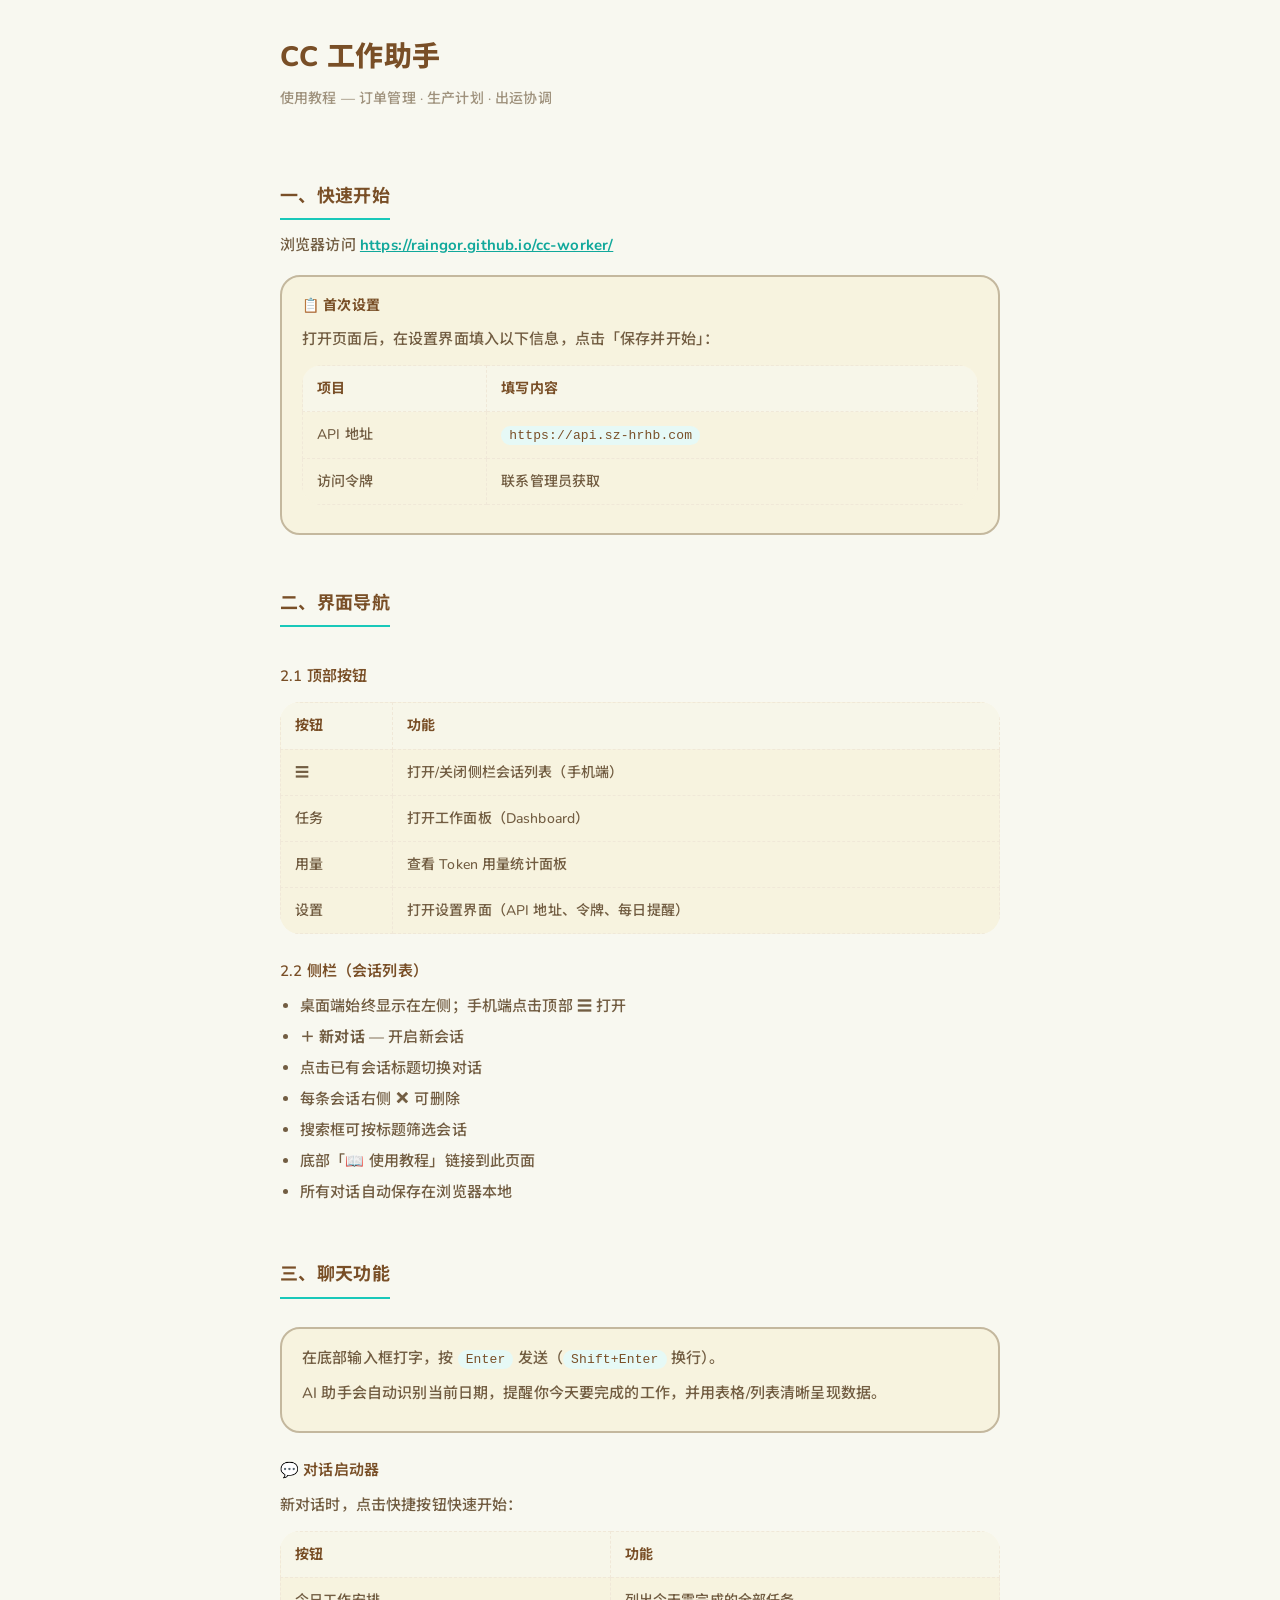
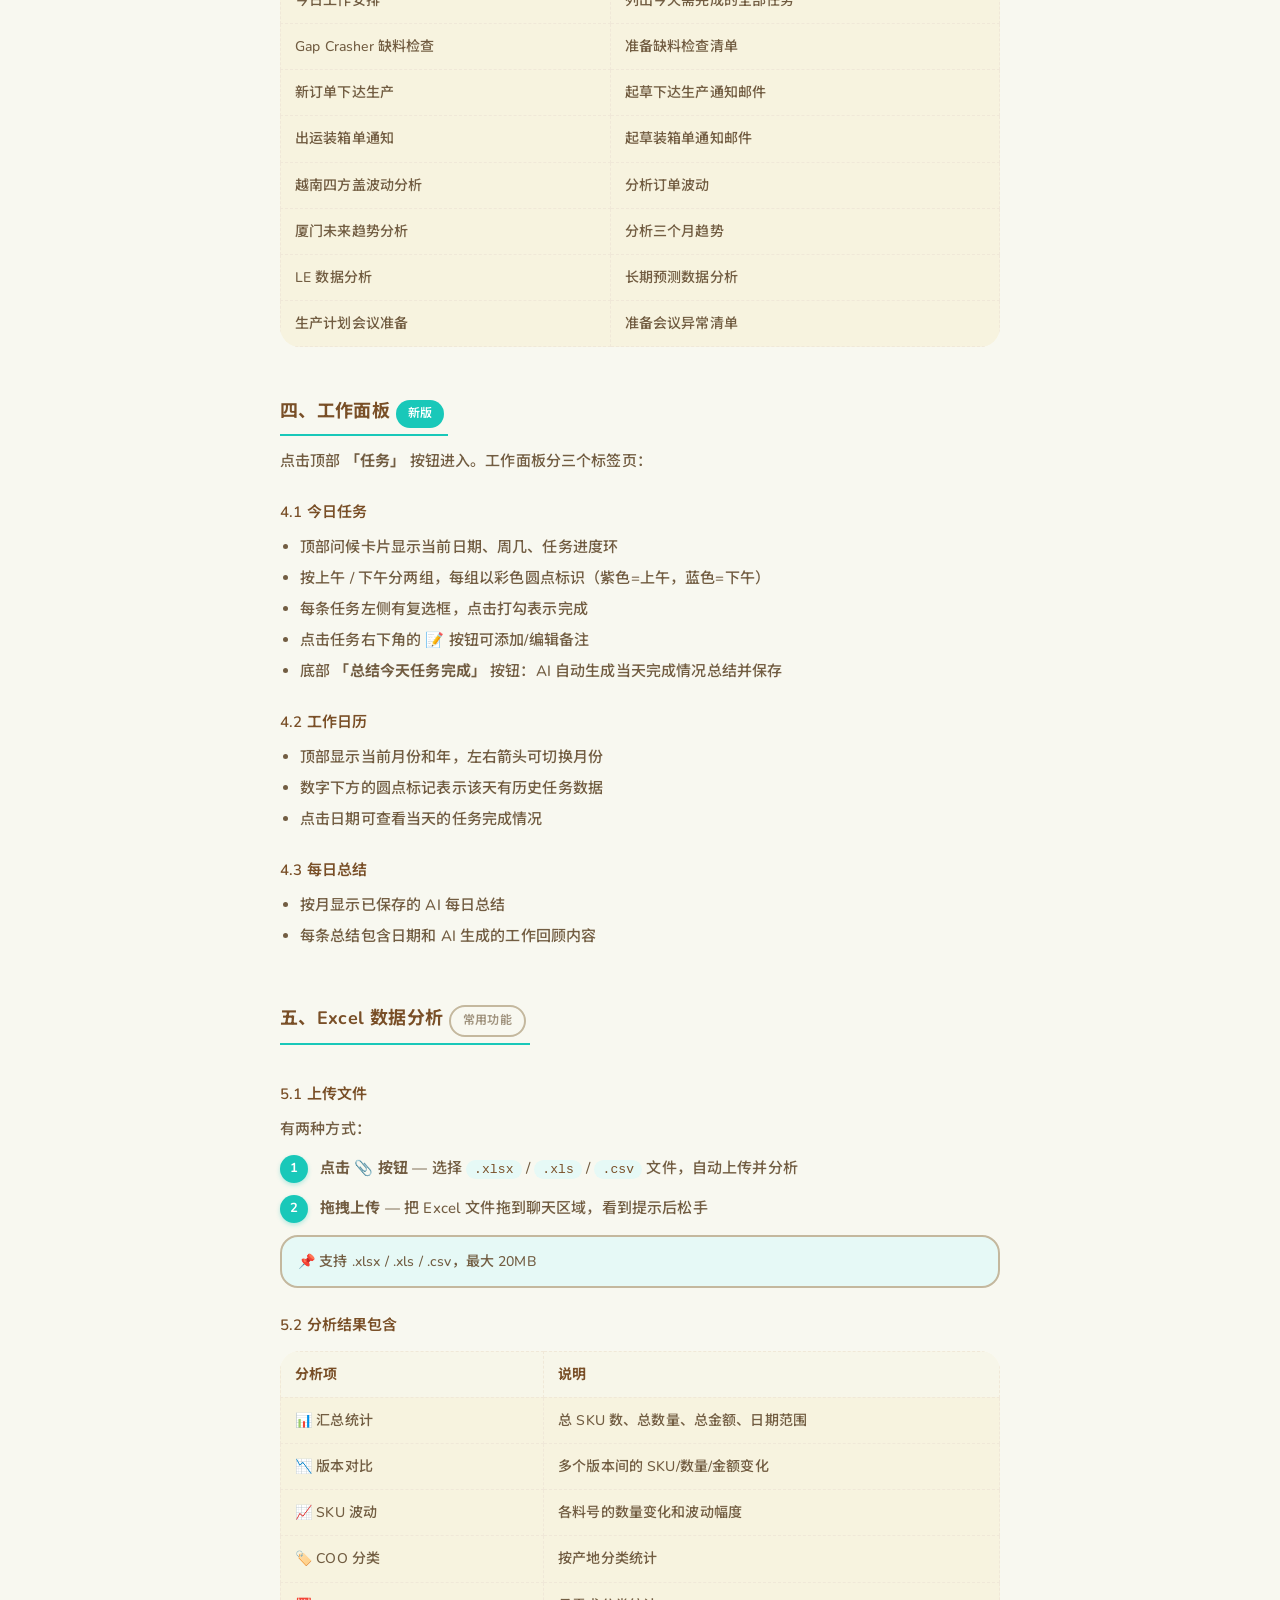
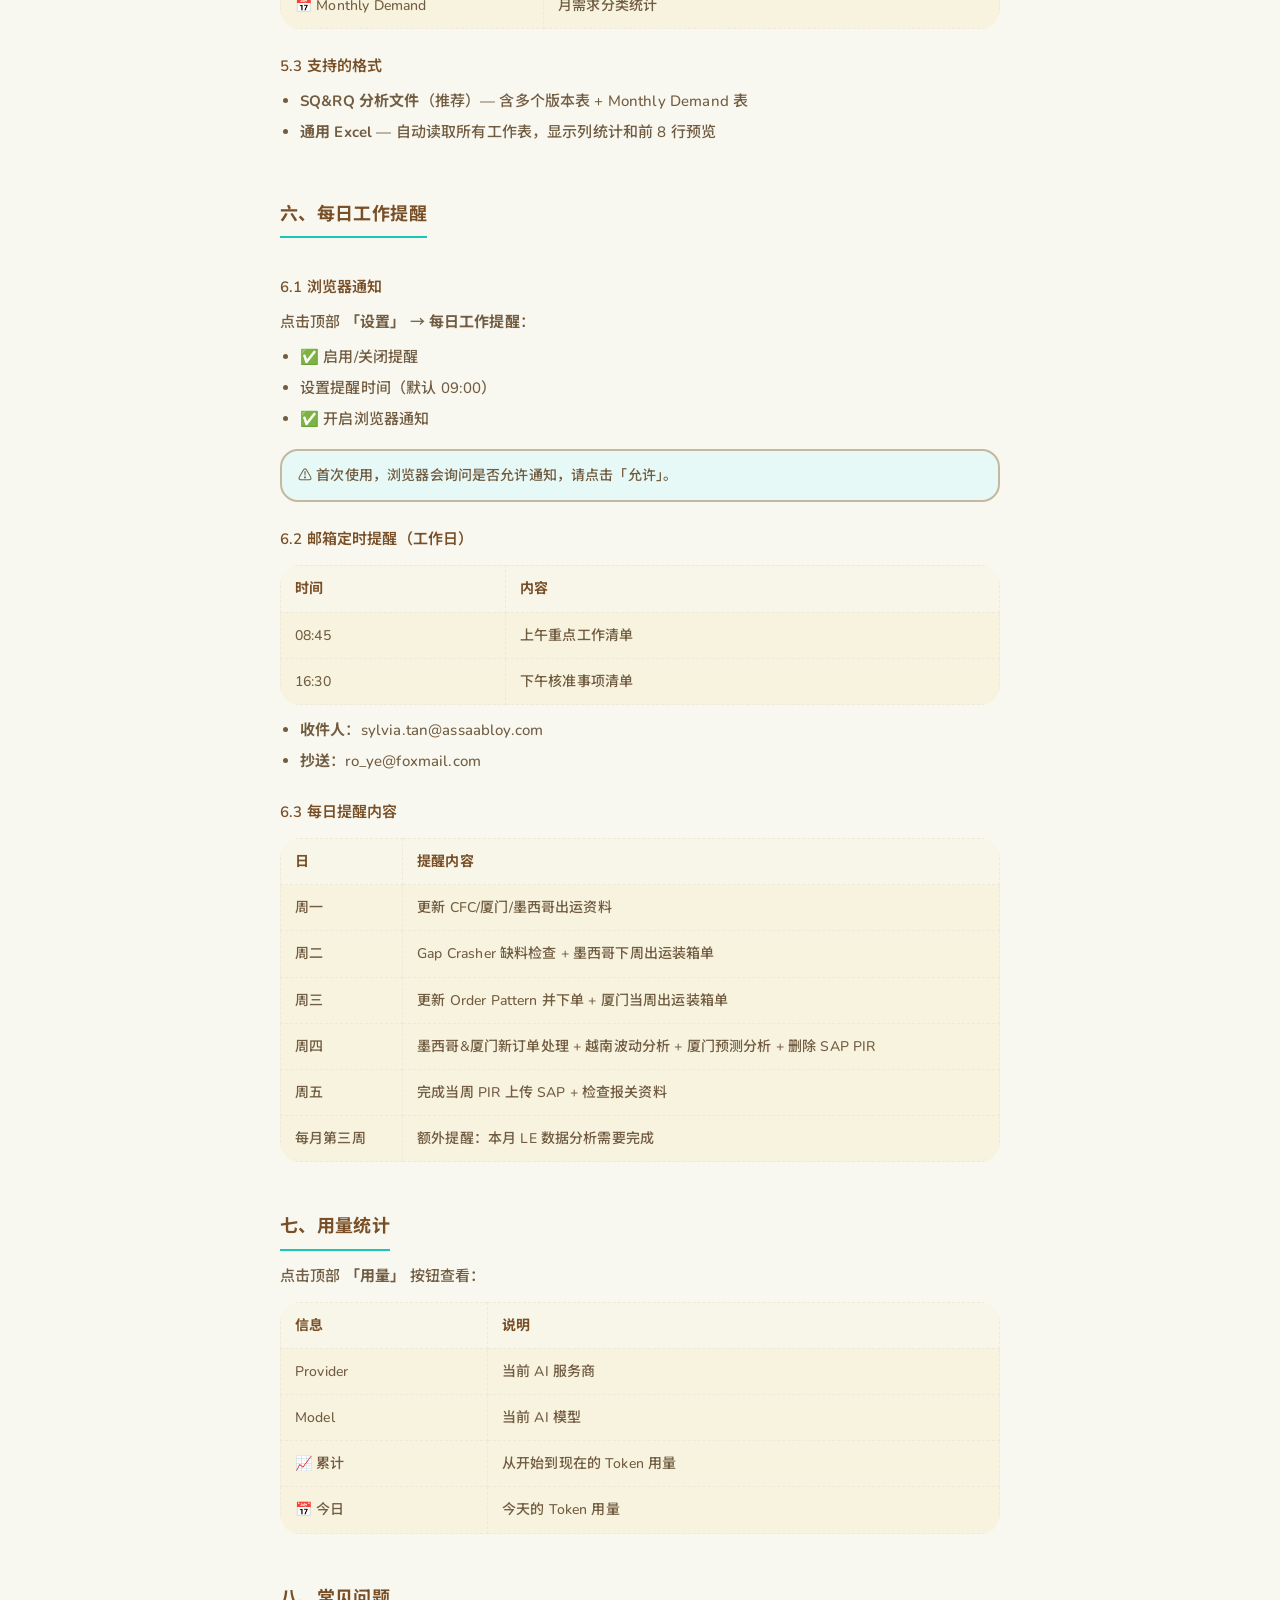
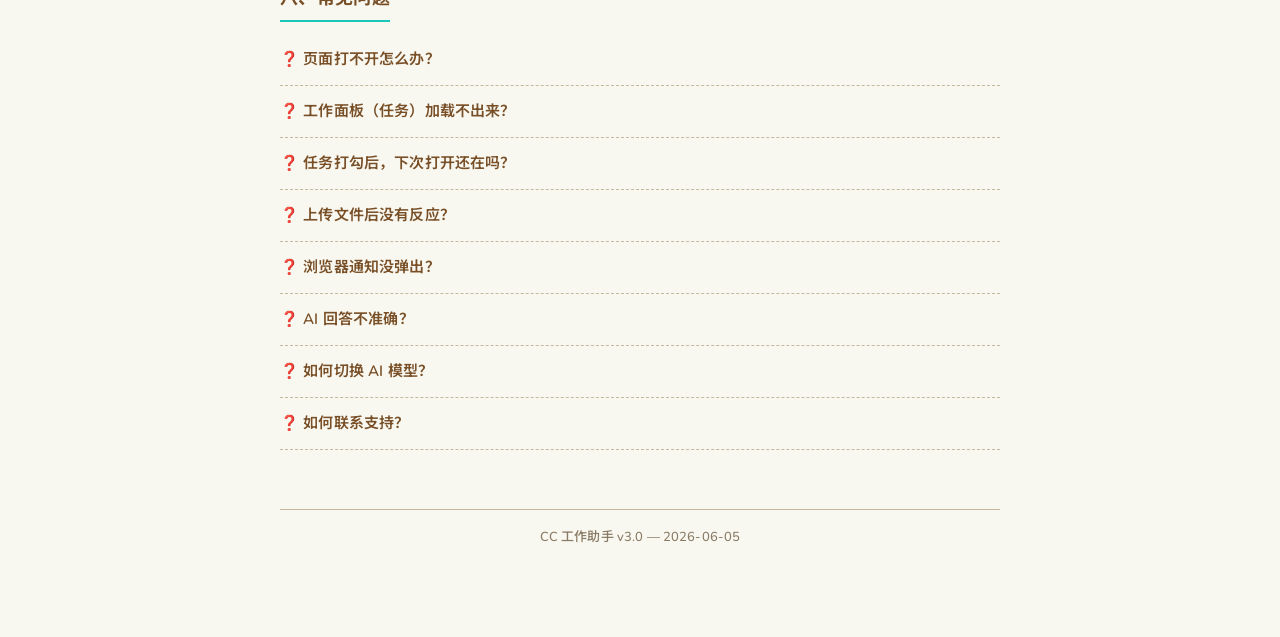
<file: help.html>
<!DOCTYPE html>
<html lang="zh-CN">
<head>
<meta charset="UTF-8">
<meta name="viewport" content="width=device-width, initial-scale=1.0">
<title>CC 工作助手 — 使用教程</title>
<link rel="preconnect" href="https://fonts.googleapis.com">
<link rel="preconnect" href="https://fonts.gstatic.com" crossorigin>
<link href="https://fonts.googleapis.com/css2?family=Nunito:wght@400;500;600;700;800;900&family=Noto+Sans+SC:wght@400;500;700&display=swap" rel="stylesheet">
<style>
  *, *::before, *::after { box-sizing: border-box; margin: 0; padding: 0; }
  :root {
    --bg: #f8f8f0;
    --surface: rgb(247, 243, 223);
    --ink: #794f27;
    --text: #725d42;
    --text2: #9f927d;
    --mute: #8a7b66;
    --hairline: #c4b89e;
    --primary: #19c8b9;
    --primary-light: #e6f9f6;
    --radius: 18px;
    --max-w: 760px;
    --shadow-btn: #bdaea0;
  }
  body {
    font-family: Nunito, 'Noto Sans SC', -apple-system, 'PingFang SC', sans-serif;
    font-weight: 500;
    letter-spacing: 0.01em;
    background: var(--bg);
    color: var(--text);
    line-height: 1.8;
    font-size: 15px;
    -webkit-font-smoothing: antialiased;
  }
  .container { max-width: var(--max-w); margin: 0 auto; padding: 32px 20px 80px; }
  h1 { font-size: 28px; font-weight: 800; margin-bottom: 4px; color: var(--ink); letter-spacing: 0.02em; }
  .subtitle { color: var(--text2); font-size: 14px; margin-bottom: 32px; }
  h2 {
    font-size: 18px; font-weight: 700; margin: 36px 0 12px; padding-bottom: 6px;
    border-bottom: 2px solid var(--primary); display: inline-block; letter-spacing: 0.02em;
    color: var(--ink);
  }
  h3 { font-size: 15px; font-weight: 600; margin: 24px 0 8px; color: var(--ink); }
  p, li { color: var(--text); margin-bottom: 8px; }
  a { color: var(--primary-active, #11a89b); }
  ul, ol { padding-left: 20px; margin: 8px 0 16px; }
  li { margin-bottom: 4px; }
  .card {
    background: var(--surface);
    border: 2px solid var(--hairline);
    border-radius: 20px;
    padding: 16px 20px;
    margin: 16px 0;
    transition: transform 0.3s ease;
  }
  .card:hover { transform: translateY(-2px); }
  .card-title { font-weight: 700; margin-bottom: 8px; font-size: 14px; color: var(--ink); }
  table {
    width: 100%; border-collapse: collapse; margin: 12px 0; font-size: 14px;
    background: var(--surface); border-radius: 20px; overflow: hidden;
  }
  th, td { border: 1px dashed rgb(240, 232, 216); padding: 10px 14px; text-align: left; }
  th { background: rgba(248, 248, 240, 0.6); font-weight: 700; color: var(--ink); white-space: nowrap; }
  code {
    background: var(--primary-light); padding: 2px 8px; border-radius: 12px;
    font-size: 13px; font-family: 'SF Mono', 'Fira Code', Consolas, monospace; color: var(--ink);
  }
  .tag {
    display: inline-block; padding: 3px 12px; border-radius: 50px;
    font-size: 12px; font-weight: 600; margin-right: 4px;
  }
  .tag-ink { background: var(--primary); color: #fff; }
  .tag-outline { border: 2px solid var(--hairline); color: var(--text2); }
  .step { display: flex; gap: 12px; margin: 12px 0; align-items: flex-start; }
  .step-num {
    width: 28px; height: 28px; border-radius: 50%;
    background: var(--primary); color: #fff;
    display: flex; align-items: center; justify-content: center;
    font-size: 13px; font-weight: 700; flex-shrink: 0;
    box-shadow: 0 2px 4px rgba(25, 200, 185, 0.3);
  }
  .step-body { flex: 1; }
  .faq { border-bottom: 1px dashed var(--hairline); padding: 12px 0; }
  .faq-q { font-weight: 600; cursor: pointer; color: var(--ink); }
  .faq-a { margin-top: 6px; color: var(--text2); font-size: 14px; display: none; }
  .faq.a .faq-a { display: block; }
  .note {
    background: var(--primary-light); border-radius: var(--radius); padding: 12px 16px;
    margin: 12px 0; font-size: 14px; border: 2px solid var(--hairline);
  }
  @media (max-width: 600px) {
    .container { padding: 20px 16px 60px; }
    h1 { font-size: 22px; }
    th, td { font-size: 13px; padding: 6px 8px; }
  }
</style>
</head>
<body>
<div class="container">

<h1>CC 工作助手</h1>
<p class="subtitle">使用教程 — 订单管理 · 生产计划 · 出运协调</p>

<!-- ===== Quick Start ===== -->
<h2>一、快速开始</h2>
<p>浏览器访问 <a href="https://raingor.github.io/cc-worker/" target="_blank"><strong>https://raingor.github.io/cc-worker/</strong></a></p>

<div class="card">
<div class="card-title">📋 首次设置</div>
<p>打开页面后，在设置界面填入以下信息，点击「保存并开始」：</p>
<table>
  <tr><th>项目</th><th>填写内容</th></tr>
  <tr><td>API 地址</td><td><code>https://api.sz-hrhb.com</code></td></tr>
  <tr><td>访问令牌</td><td>联系管理员获取</td></tr>
</table>
</div>

<!-- ===== Interface ===== -->
<h2>二、界面导航</h2>

<h3>2.1 顶部按钮</h3>
<table>
  <tr><th>按钮</th><th>功能</th></tr>
  <tr><td>☰</td><td>打开/关闭侧栏会话列表（手机端）</td></tr>
  <tr><td>任务</td><td>打开工作面板（Dashboard）</td></tr>
  <tr><td>用量</td><td>查看 Token 用量统计面板</td></tr>
  <tr><td>设置</td><td>打开设置界面（API 地址、令牌、每日提醒）</td></tr>
</table>

<h3>2.2 侧栏（会话列表）</h3>
<ul>
  <li>桌面端始终显示在左侧；手机端点击顶部 ☰ 打开</li>
  <li><strong>＋ 新对话</strong> — 开启新会话</li>
  <li>点击已有会话标题切换对话</li>
  <li>每条会话右侧 <strong>✕</strong> 可删除</li>
  <li>搜索框可按标题筛选会话</li>
  <li>底部「📖 使用教程」链接到此页面</li>
  <li>所有对话自动保存在浏览器本地</li>
</ul>

<!-- ===== Chat ===== -->
<h2>三、聊天功能</h2>

<div class="card">
<p>在底部输入框打字，按 <code>Enter</code> 发送（<code>Shift+Enter</code> 换行）。</p>
<p>AI 助手会自动识别当前日期，提醒你今天要完成的工作，并用表格/列表清晰呈现数据。</p>
</div>

<h3>💬 对话启动器</h3>
<p>新对话时，点击快捷按钮快速开始：</p>
<table>
  <tr><th>按钮</th><th>功能</th></tr>
  <tr><td>今日工作安排</td><td>列出今天需完成的全部任务</td></tr>
  <tr><td>Gap Crasher 缺料检查</td><td>准备缺料检查清单</td></tr>
  <tr><td>新订单下达生产</td><td>起草下达生产通知邮件</td></tr>
  <tr><td>出运装箱单通知</td><td>起草装箱单通知邮件</td></tr>
  <tr><td>越南四方盖波动分析</td><td>分析订单波动</td></tr>
  <tr><td>厦门未来趋势分析</td><td>分析三个月趋势</td></tr>
  <tr><td>LE 数据分析</td><td>长期预测数据分析</td></tr>
  <tr><td>生产计划会议准备</td><td>准备会议异常清单</td></tr>
</table>

<!-- ===== Dashboard ===== -->
<h2>四、工作面板 <span class="tag tag-ink">新版</span></h2>
<p>点击顶部 <strong>「任务」</strong> 按钮进入。工作面板分三个标签页：</p>

<h3>4.1 今日任务</h3>
<ul>
  <li>顶部问候卡片显示当前日期、周几、任务进度环</li>
  <li>按上午 / 下午分两组，每组以彩色圆点标识（紫色=上午，蓝色=下午）</li>
  <li>每条任务左侧有复选框，点击打勾表示完成</li>
  <li>点击任务右下角的 <strong>📝</strong> 按钮可添加/编辑备注</li>
  <li>底部 <strong>「总结今天任务完成」</strong> 按钮：AI 自动生成当天完成情况总结并保存</li>
</ul>

<h3>4.2 工作日历</h3>
<ul>
  <li>顶部显示当前月份和年，左右箭头可切换月份</li>
  <li>数字下方的圆点标记表示该天有历史任务数据</li>
  <li>点击日期可查看当天的任务完成情况</li>
</ul>

<h3>4.3 每日总结</h3>
<ul>
  <li>按月显示已保存的 AI 每日总结</li>
  <li>每条总结包含日期和 AI 生成的工作回顾内容</li>
</ul>

<!-- ===== Excel Upload ===== -->
<h2>五、Excel 数据分析 <span class="tag tag-outline">常用功能</span></h2>

<h3>5.1 上传文件</h3>
<p>有两种方式：</p>

<div class="step">
  <div class="step-num">1</div>
  <div class="step-body"><strong>点击 📎 按钮</strong> — 选择 <code>.xlsx</code> / <code>.xls</code> / <code>.csv</code> 文件，自动上传并分析</div>
</div>
<div class="step">
  <div class="step-num">2</div>
  <div class="step-body"><strong>拖拽上传</strong> — 把 Excel 文件拖到聊天区域，看到提示后松手</div>
</div>

<div class="note">📌 支持 .xlsx / .xls / .csv，最大 20MB</div>

<h3>5.2 分析结果包含</h3>
<table>
  <tr><th>分析项</th><th>说明</th></tr>
  <tr><td>📊 汇总统计</td><td>总 SKU 数、总数量、总金额、日期范围</td></tr>
  <tr><td>📉 版本对比</td><td>多个版本间的 SKU/数量/金额变化</td></tr>
  <tr><td>📈 SKU 波动</td><td>各料号的数量变化和波动幅度</td></tr>
  <tr><td>🏷️ COO 分类</td><td>按产地分类统计</td></tr>
  <tr><td>📅 Monthly Demand</td><td>月需求分类统计</td></tr>
</table>

<h3>5.3 支持的格式</h3>
<ul>
  <li><strong>SQ&amp;RQ 分析文件</strong>（推荐）— 含多个版本表 + Monthly Demand 表</li>
  <li><strong>通用 Excel</strong> — 自动读取所有工作表，显示列统计和前 8 行预览</li>
</ul>

<!-- ===== Daily Reminders ===== -->
<h2>六、每日工作提醒</h2>

<h3>6.1 浏览器通知</h3>
<p>点击顶部 <strong>「设置」</strong> → <strong>每日工作提醒</strong>：</p>
<ul>
  <li>✅ 启用/关闭提醒</li>
  <li>设置提醒时间（默认 09:00）</li>
  <li>✅ 开启浏览器通知</li>
</ul>
<div class="note">⚠️ 首次使用，浏览器会询问是否允许通知，请点击「允许」。</div>

<h3>6.2 邮箱定时提醒（工作日）</h3>
<table>
  <tr><th>时间</th><th>内容</th></tr>
  <tr><td>08:45</td><td>上午重点工作清单</td></tr>
  <tr><td>16:30</td><td>下午核准事项清单</td></tr>
</table>
<ul>
  <li><strong>收件人</strong>：sylvia.tan@assaabloy.com</li>
  <li><strong>抄送</strong>：ro_ye@foxmail.com</li>
</ul>

<h3>6.3 每日提醒内容</h3>
<table>
  <tr><th>日</th><th>提醒内容</th></tr>
  <tr><td>周一</td><td>更新 CFC/厦门/墨西哥出运资料</td></tr>
  <tr><td>周二</td><td>Gap Crasher 缺料检查 + 墨西哥下周出运装箱单</td></tr>
  <tr><td>周三</td><td>更新 Order Pattern 并下单 + 厦门当周出运装箱单</td></tr>
  <tr><td>周四</td><td>墨西哥&amp;厦门新订单处理 + 越南波动分析 + 厦门预测分析 + 删除 SAP PIR</td></tr>
  <tr><td>周五</td><td>完成当周 PIR 上传 SAP + 检查报关资料</td></tr>
  <tr><td>每月第三周</td><td>额外提醒：本月 LE 数据分析需要完成</td></tr>
</table>

<!-- ===== Usage Stats ===== -->
<h2>七、用量统计</h2>
<p>点击顶部 <strong>「用量」</strong> 按钮查看：</p>
<table>
  <tr><th>信息</th><th>说明</th></tr>
  <tr><td>Provider</td><td>当前 AI 服务商</td></tr>
  <tr><td>Model</td><td>当前 AI 模型</td></tr>
  <tr><td>📈 累计</td><td>从开始到现在的 Token 用量</td></tr>
  <tr><td>📅 今日</td><td>今天的 Token 用量</td></tr>
</table>

<!-- ===== FAQ ===== -->
<h2>八、常见问题</h2>

<div class="faq" onclick="this.classList.toggle('a')">
  <div class="faq-q">❓ 页面打不开怎么办？</div>
  <div class="faq-a">确认网络正常。如持续无法访问，联系管理员。</div>
</div>

<div class="faq" onclick="this.classList.toggle('a')">
  <div class="faq-q">❓ 工作面板（任务）加载不出来？</div>
  <div class="faq-a">检查 API 地址和令牌是否正确。工作面板需要从服务器获取任务模版数据。</div>
</div>

<div class="faq" onclick="this.classList.toggle('a')">
  <div class="faq-q">❓ 任务打勾后，下次打开还在吗？</div>
  <div class="faq-a">任务状态保存在服务器数据库，跨设备同步。</div>
</div>

<div class="faq" onclick="this.classList.toggle('a')">
  <div class="faq-q">❓ 上传文件后没有反应？</div>
  <div class="faq-a">检查文件格式（仅支持 .xlsx / .xls / .csv），文件不能超过 20MB，并确认 API 地址和访问令牌填写正确。</div>
</div>

<div class="faq" onclick="this.classList.toggle('a')">
  <div class="faq-q">❓ 浏览器通知没弹出？</div>
  <div class="faq-a">确认设置中已开启「浏览器通知」，并在浏览器地址栏左侧 🔒 处检查该网站的通知权限是否被屏蔽。</div>
</div>

<div class="faq" onclick="this.classList.toggle('a')">
  <div class="faq-q">❓ AI 回答不准确？</div>
  <div class="faq-a">AI 的知识截止于训练数据时间，无法直接访问你的 SharePoint/邮件数据。具体的订单数据需要你上传 Excel 文件进行分析。</div>
</div>

<div class="faq" onclick="this.classList.toggle('a')">
  <div class="faq-q">❓ 如何切换 AI 模型？</div>
  <div class="faq-a">联系管理员在服务器配置中修改模型即可。</div>
</div>

<div class="faq" onclick="this.classList.toggle('a')">
  <div class="faq-q">❓ 如何联系支持？</div>
  <div class="faq-a">如有问题或需要调整配置，请联系 IT 管理员。</div>
</div>

<br>
<hr style="border:none;border-top:1px solid var(--hairline);margin:32px 0 16px;">
<p style="text-align:center;color:var(--mute);font-size:13px;">CC 工作助手 v3.0 — 2026-06-05</p>

<script>
document.querySelectorAll('.faq').forEach(el => {
  const q = el.querySelector('.faq-q');
  if (q && window.location.hash && q.textContent.includes(decodeURIComponent(window.location.hash.slice(1)))) {
    el.classList.add('a');
  }
});
</script>

</div>
</body>
</html>
</file>
